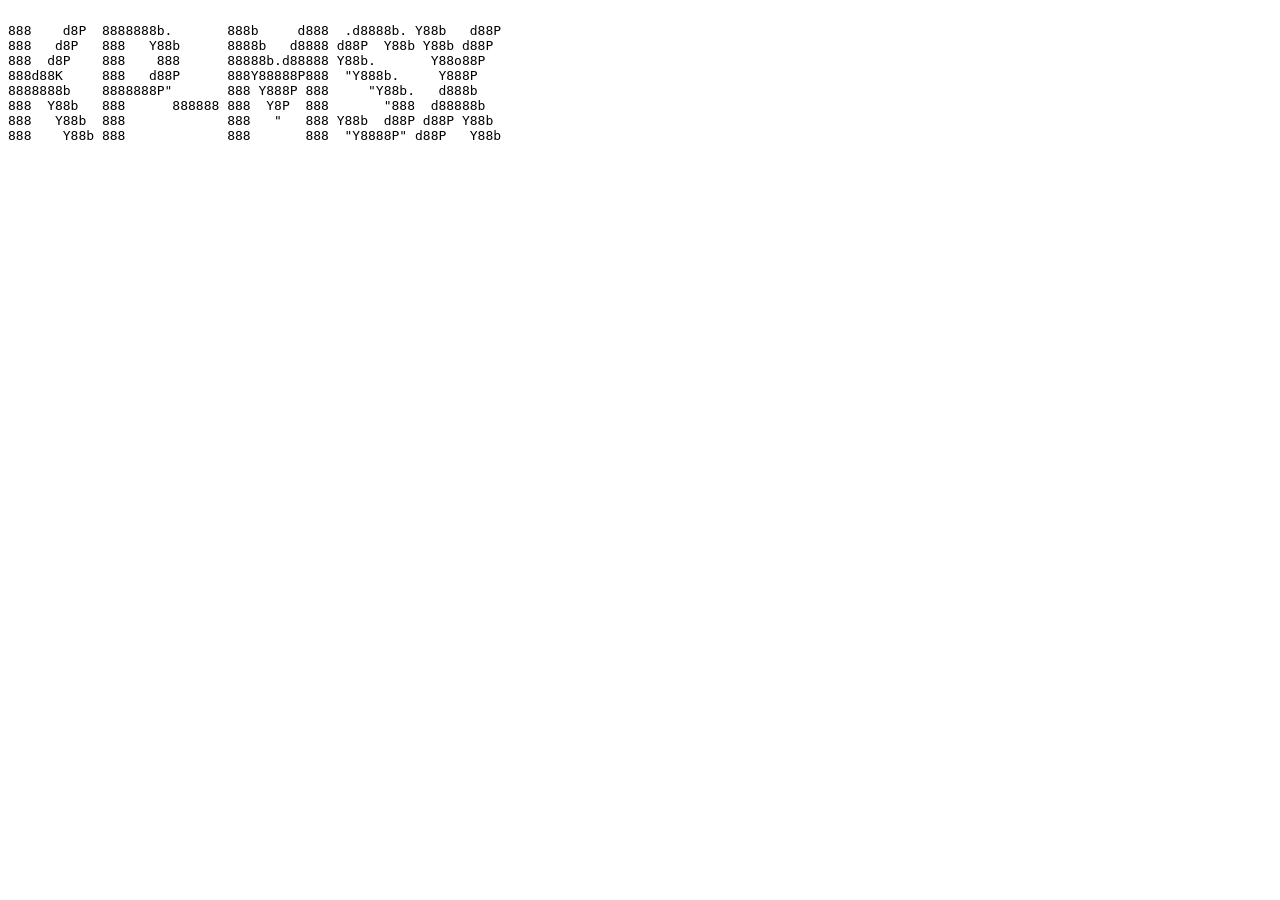
<file: pages/index.html>
<html>
<head>
    <title>KP-MSX</title>
    <link rel="preconnect" href="https://fonts.googleapis.com">
    <link rel="preconnect" href="https://fonts.gstatic.com" crossorigin>
    <link href="https://fonts.googleapis.com/css2?family=Roboto:ital,wght@0,100;0,300;0,400;0,500;0,700;0,900;1,100;1,300;1,400;1,500;1,700;1,900&display=swap" rel="stylesheet">
    <style>
        .roboto {
          font-family: "Roboto", serif;
        }
    </style>
</head>
<body>
    <pre>

888    d8P  8888888b.       888b     d888  .d8888b. Y88b   d88P
888   d8P   888   Y88b      8888b   d8888 d88P  Y88b Y88b d88P
888  d8P    888    888      88888b.d88888 Y88b.       Y88o88P
888d88K     888   d88P      888Y88888P888  "Y888b.     Y888P
8888888b    8888888P"       888 Y888P 888     "Y88b.   d888b
888  Y88b   888      888888 888  Y8P  888       "888  d88888b
888   Y88b  888             888   "   888 Y88b  d88P d88P Y88b
888    Y88b 888             888       888  "Y8888P" d88P   Y88b



    </pre>
    <script>
        var host = window.location.host;
        document.getElementById('host').innerText = host;
        if (host.includes('onrender.com')) document.getElementById('render').style = '';
    </script>
</body>
</html>
</file>
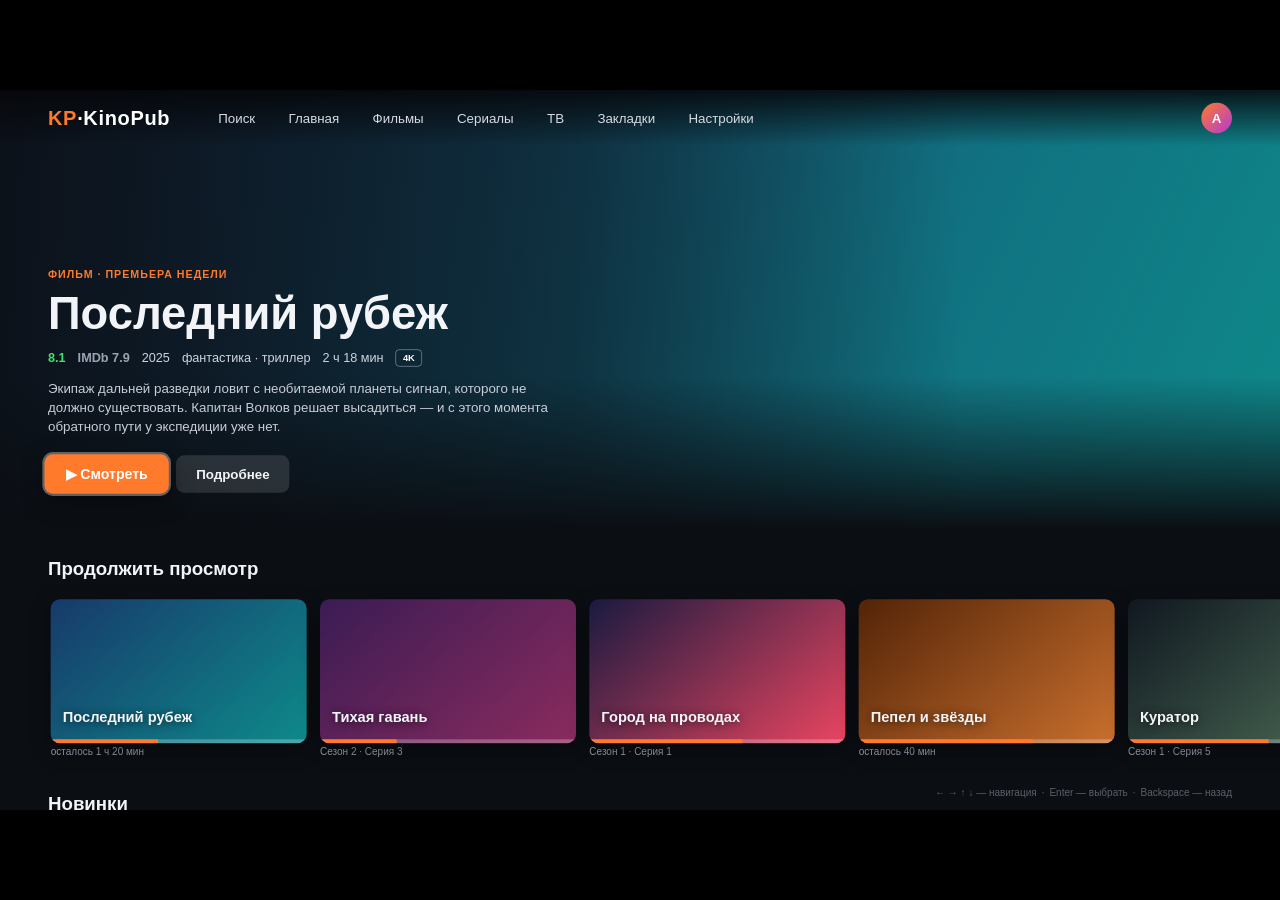
<file: preview/index.html>
<!DOCTYPE html>
<html lang="ru">
<head>
<meta charset="utf-8">
<meta name="viewport" content="width=device-width, initial-scale=1">
<!--
  ==========================================================================
  KP-MSX · KinoPub TV — ПРОТОТИП ДИЗАЙНА (design mockup)
  ==========================================================================
  Это статический интерактивный макет будущего ТВ-клиента онлайн-кинотеатра
  KinoPub. Бэкенда нет: все данные вымышленные и зашиты в app.js, постеры и
  бэкдропы нарисованы CSS-градиентами. Цель — показать компоновку и стиль
  интерфейса на Smart TV (холст 1920×1080, масштабируется под окно).

  Управление (как с пульта):
    ← → ↑ ↓   — навигация по элементам
    Enter     — OK / выбрать
    Backspace или Esc — назад
  Мышь: наведение = фокус, клик = OK.

  Экраны: Главная (hero + рельсы) → Карточка контента → Плеер.
  Запуск: python3 -m http.server  в этой директории.
  ==========================================================================
-->
<title>KinoPub TV — прототип интерфейса</title>
<link rel="stylesheet" href="style.css">
</head>
<body>
<div id="stage">

  <!-- Экран: Главная -->
  <section id="screen-home" class="screen">
    <div id="home-scroll">
      <div id="home-content" class="scroll-content"></div>
    </div>
    <header id="topnav"></header>
    <footer id="hint">← → ↑ ↓ — навигация&ensp;·&ensp;Enter — выбрать&ensp;·&ensp;Backspace — назад</footer>
  </section>

  <!-- Экран: Карточка контента (заполняется из JS) -->
  <section id="screen-detail" class="screen hidden"></section>

  <!-- Экран: Плеер -->
  <section id="screen-player" class="screen hidden">
    <div id="player-video"></div>
    <div id="player-paused" class="hidden">▶</div>
    <div id="player-overlay">
      <div class="player-top">
        <div>
          <div id="pv-title"></div>
          <div id="pv-ep"></div>
        </div>
        <div class="player-top-hint">Backspace — назад</div>
      </div>
      <div class="player-bottom">
        <div class="player-progress">
          <div id="pp-track"><div id="pp-fill"></div></div>
          <div class="pp-times"><span id="pp-cur">0:00</span><span id="pp-total">0:00</span></div>
        </div>
        <div id="player-controls"></div>
      </div>
    </div>
    <div id="player-popup" class="hidden"></div>
  </section>

  <div id="toast" class="hidden"></div>
</div>
<script src="app.js"></script>
</body>
</html>
</file>
<file: preview/style.css>
/* ==========================================================================
   KP-MSX · KinoPub TV — прототип дизайна. Тёмная тема, холст 1920×1080.
   ========================================================================== */

* { margin: 0; padding: 0; box-sizing: border-box; }

:root {
  --bg: #0b0e13;
  --panel: #14181f;
  --text: #f2f4f8;
  --muted: #9aa3b2;
  --accent: #ff7a2b;
  --good: #3ee06f;
  --mid: #e8c547;
  --low: #8a8f98;
}

html, body {
  width: 100%; height: 100%;
  background: #000;
  overflow: hidden;
  font-family: -apple-system, 'Segoe UI', Roboto, 'Helvetica Neue', Arial, sans-serif;
  -webkit-font-smoothing: antialiased;
}

#stage {
  position: absolute; left: 50%; top: 50%;
  width: 1920px; height: 1080px;
  transform-origin: center center;
  background: var(--bg);
  color: var(--text);
  overflow: hidden;
  user-select: none;
}

.screen { position: absolute; inset: 0; animation: fade .25s ease; }
.hidden { display: none !important; }

@keyframes fade { from { opacity: 0; } to { opacity: 1; } }

/* ---------- Фокус ---------- */

.focusable { transition: transform .18s ease, box-shadow .18s ease, background .18s ease, color .18s ease; }

.card.focused {
  transform: scale(1.07);
  box-shadow: 0 0 0 3px #fff, 0 18px 50px rgba(0,0,0,.65);
  z-index: 5;
  border-radius: 14px;
}

.btn.focused {
  background: #fff; color: #0b0e13;
  transform: scale(1.06);
  box-shadow: 0 0 0 3px rgba(255,255,255,.35), 0 10px 30px rgba(0,0,0,.5);
}

.tab.focused { background: #fff; color: #0b0e13; }

.nav-item.focused { background: #fff; color: #0b0e13; }
.nav-avatar.focused { box-shadow: 0 0 0 3px #fff; transform: scale(1.12); }

.pbtn.focused {
  background: #fff; color: #0b0e13;
  transform: scale(1.08);
  box-shadow: 0 0 0 3px rgba(255,255,255,.35);
}

/* ---------- Верхняя навигация ---------- */

#topnav {
  position: absolute; top: 0; left: 0; right: 0; z-index: 20;
  height: 84px;
  display: flex; align-items: center; gap: 10px;
  padding: 0 72px;
  background: linear-gradient(180deg, rgba(5,6,9,.88), rgba(5,6,9,0));
}

.nav-logo {
  font-size: 30px; font-weight: 800; letter-spacing: 1px;
  color: #fff;
  margin-right: 42px;
}
.nav-logo b { color: var(--accent); }

.nav-item {
  font-size: 20px; color: #d6dae2;
  padding: 10px 20px;
  border-radius: 999px;
  cursor: pointer;
  white-space: nowrap;
}

.nav-spacer { flex: 1; }

.nav-avatar {
  width: 46px; height: 46px; border-radius: 50%;
  background: linear-gradient(135deg, #ff7a2b, #b23ad6);
  display: flex; align-items: center; justify-content: center;
  font-size: 20px; font-weight: 700; color: #fff;
  cursor: pointer;
}

#hint {
  position: absolute; right: 72px; bottom: 18px; z-index: 20;
  font-size: 15px; color: var(--muted); opacity: .55;
}

/* ---------- Скролл-контейнеры и рельсы ---------- */

#home-scroll, #detail-scroll { position: absolute; inset: 0; overflow: hidden; }

.scroll-content { position: absolute; inset: 0; transition: transform .3s ease; }

.rail { margin: 42px 0 0 72px; }
.rail h2 { font-size: 28px; font-weight: 700; margin-bottom: 18px; }

.track {
  position: relative;
  display: flex; gap: 20px;
  padding: 12px 72px 12px 4px;
  transition: transform .25s ease;
}

/* ---------- Карточки ---------- */

.card { cursor: pointer; flex: 0 0 auto; }

.poster-art {
  width: 220px; height: 320px;
  border-radius: 14px;
  position: relative;
  overflow: hidden;
  display: flex; align-items: flex-end;
  box-shadow: 0 10px 30px rgba(0,0,0,.4);
}

.poster-name {
  padding: 18px;
  font-size: 24px; font-weight: 800; line-height: 1.15;
  text-shadow: 0 2px 12px rgba(0,0,0,.6);
}

.badge4k {
  position: absolute; top: 12px; right: 12px;
  font-size: 13px; font-weight: 800;
  padding: 4px 9px; border-radius: 6px;
  background: rgba(0,0,0,.55); color: #ffd76a;
  border: 1px solid rgba(255,215,106,.5);
}

.card-title { margin-top: 12px; font-size: 19px; font-weight: 600; max-width: 220px; }
.card-sub { margin-top: 4px; font-size: 15px; color: var(--muted); }
.card-sub b { color: var(--good); font-weight: 700; }

/* «Продолжить просмотр» — широкие 16:9 */

.cw-art {
  width: 384px; height: 216px;
  border-radius: 14px;
  position: relative;
  overflow: hidden;
  display: flex; align-items: flex-end;
  box-shadow: 0 10px 30px rgba(0,0,0,.4);
}

.cw-name { padding: 16px 18px 26px; font-size: 22px; font-weight: 800; text-shadow: 0 2px 12px rgba(0,0,0,.65); }

.cw-progress {
  position: absolute; left: 0; right: 0; bottom: 0; height: 6px;
  background: rgba(255,255,255,.25);
}
.cw-progress i { display: block; height: 100%; background: var(--accent); }

.cw-play {
  position: absolute; top: 50%; left: 50%;
  transform: translate(-50%,-50%);
  width: 64px; height: 64px; border-radius: 50%;
  background: rgba(0,0,0,.45);
  border: 2px solid rgba(255,255,255,.8);
  display: flex; align-items: center; justify-content: center;
  font-size: 22px; padding-left: 4px;
  opacity: 0; transition: opacity .18s ease;
}
.card.focused .cw-play, .card:hover .cw-play { opacity: 1; }

/* Подборки — широкие карточки */

.col-art {
  width: 460px; height: 250px;
  border-radius: 16px;
  position: relative; overflow: hidden;
  display: flex; flex-direction: column; justify-content: flex-end;
  padding: 24px 28px;
  box-shadow: 0 10px 30px rgba(0,0,0,.4);
}
.col-name { font-size: 30px; font-weight: 800; line-height: 1.15; text-shadow: 0 2px 14px rgba(0,0,0,.6); }
.col-count { margin-top: 6px; font-size: 17px; color: rgba(255,255,255,.85); }

/* ---------- Hero ---------- */

.hero { position: relative; height: 660px; overflow: hidden; }

.hero-bg { position: absolute; inset: 0; }

.hero-fade {
  position: absolute; inset: 0;
  background:
    linear-gradient(90deg, rgba(11,14,19,.92) 0%, rgba(11,14,19,.55) 45%, rgba(11,14,19,0) 75%),
    linear-gradient(0deg, var(--bg) 0%, rgba(11,14,19,0) 35%);
}

.hero-info {
  position: absolute; left: 72px; bottom: 56px;
  width: 900px;
}

.hero-tag {
  display: inline-block;
  font-size: 16px; font-weight: 700; letter-spacing: 1.5px; text-transform: uppercase;
  color: var(--accent);
  margin-bottom: 14px;
}

.hero-info h1 { font-size: 68px; font-weight: 800; line-height: 1.05; }

.meta {
  display: flex; align-items: center; gap: 18px;
  margin-top: 18px;
  font-size: 19px; color: #cfd4dd;
}

.rate { font-weight: 800; }
.rate.kp.good { color: var(--good); }
.rate.kp.mid { color: var(--mid); }
.rate.kp.low { color: var(--low); }
.rate.imdb { color: var(--muted); font-weight: 600; }

.uhd {
  font-size: 14px; font-weight: 800;
  padding: 4px 10px; border-radius: 6px;
  border: 1px solid rgba(255,255,255,.5);
  color: #fff;
}

.hero-desc {
  margin-top: 18px;
  font-size: 20px; line-height: 1.45; color: #c8cdd6;
  max-width: 780px;
  display: -webkit-box; -webkit-line-clamp: 3; -webkit-box-orient: vertical; overflow: hidden;
}

.hero-btns { display: flex; gap: 16px; margin-top: 28px; }

/* ---------- Кнопки ---------- */

.btn {
  font: inherit;
  font-size: 20px; font-weight: 700;
  color: var(--text);
  background: rgba(255,255,255,.12);
  border: 0; border-radius: 12px;
  padding: 16px 30px;
  cursor: pointer;
  white-space: nowrap;
}

.btn.primary { background: #fff; color: #0b0e13; }
.btn.primary.focused { background: var(--accent); color: #fff; }
.btn.on { background: rgba(62,224,111,.18); color: var(--good); }

/* ---------- Детальная страница ---------- */

.detail-backdrop { position: absolute; inset: 0; }
.detail-fade {
  position: absolute; inset: 0;
  background:
    linear-gradient(90deg, rgba(11,14,19,.95) 0%, rgba(11,14,19,.75) 55%, rgba(11,14,19,.35) 100%),
    linear-gradient(0deg, var(--bg) 8%, rgba(11,14,19,.2) 60%);
}

.detail-back {
  position: relative;
  margin: 110px 0 0 72px;
  font-size: 17px; color: var(--muted);
}

.detail-main {
  position: relative;
  display: flex; gap: 48px;
  margin: 24px 72px 0;
}

.d-poster {
  flex: 0 0 auto;
  width: 300px; height: 440px;
  border-radius: 18px;
  display: flex; align-items: flex-end;
  box-shadow: 0 24px 70px rgba(0,0,0,.6);
  position: relative; overflow: hidden;
}
.d-poster .poster-name { font-size: 30px; padding: 24px; }

.d-info h1 { font-size: 56px; font-weight: 800; }
.d-btns { display: flex; gap: 14px; margin-top: 26px; }

.d-desc {
  margin-top: 24px;
  font-size: 19px; line-height: 1.5; color: #c8cdd6;
  max-width: 1000px;
}

.d-cast { margin-top: 20px; font-size: 17px; color: #c8cdd6; max-width: 1000px; }
.cast-label { color: var(--muted); margin-right: 10px; }
.actor {
  display: inline-block;
  margin: 4px 8px 4px 0;
  padding: 7px 16px;
  border-radius: 999px;
  background: rgba(255,255,255,.08);
}

.d-seasons { margin: 44px 72px 0; }
.tabs { display: flex; gap: 12px; margin-bottom: 6px; }

.tab {
  font-size: 19px; font-weight: 700;
  color: var(--muted);
  padding: 11px 24px;
  border-radius: 999px;
  background: rgba(255,255,255,.07);
  cursor: pointer;
}
.tab.active { background: rgba(255,255,255,.16); color: #fff; }

/* Карточка серии */

.ep-art {
  width: 320px; height: 180px;
  border-radius: 12px;
  position: relative; overflow: hidden;
  box-shadow: 0 8px 24px rgba(0,0,0,.4);
}
.ep-num {
  position: absolute; left: 16px; bottom: 10px;
  font-size: 44px; font-weight: 800;
  color: rgba(255,255,255,.9);
  text-shadow: 0 2px 10px rgba(0,0,0,.6);
}
.ep-done {
  position: absolute; top: 10px; right: 10px;
  width: 30px; height: 30px; border-radius: 50%;
  background: rgba(62,224,111,.9); color: #06270f;
  display: flex; align-items: center; justify-content: center;
  font-size: 16px; font-weight: 800;
}
.ep .card-title { max-width: 320px; font-size: 18px; }

.rail.similar { margin-bottom: 80px; }

/* ---------- Плеер ---------- */

#screen-player { background: #000; }

#player-video {
  position: absolute; inset: 0;
  display: flex; align-items: center; justify-content: center;
}
#player-video::after {
  content: '';
  position: absolute; inset: 0;
  background: radial-gradient(ellipse at center, rgba(0,0,0,0) 30%, rgba(0,0,0,.55) 100%);
}

#player-paused {
  position: absolute; top: 50%; left: 50%;
  transform: translate(-50%,-50%);
  width: 120px; height: 120px; border-radius: 50%;
  background: rgba(0,0,0,.5);
  border: 3px solid rgba(255,255,255,.9);
  display: flex; align-items: center; justify-content: center;
  font-size: 42px; padding-left: 8px;
  z-index: 5;
}

#player-overlay {
  position: absolute; inset: 0; z-index: 10;
  display: flex; flex-direction: column; justify-content: space-between;
  opacity: 0; transition: opacity .3s ease;
  pointer-events: none;
}
#player-overlay.visible { opacity: 1; pointer-events: auto; }

.player-top {
  display: flex; justify-content: space-between; align-items: flex-start;
  padding: 48px 72px 90px;
  background: linear-gradient(180deg, rgba(0,0,0,.75), rgba(0,0,0,0));
}
#pv-title { font-size: 34px; font-weight: 800; }
#pv-ep { margin-top: 6px; font-size: 19px; color: #cfd4dd; }
.player-top-hint { font-size: 16px; color: var(--muted); }

.player-bottom {
  padding: 90px 72px 44px;
  background: linear-gradient(0deg, rgba(0,0,0,.8), rgba(0,0,0,0));
}

#pp-track {
  height: 7px; border-radius: 4px;
  background: rgba(255,255,255,.25);
  overflow: hidden;
}
#pp-fill { height: 100%; width: 0; background: var(--accent); border-radius: 4px; transition: width .5s linear; }

.pp-times {
  display: flex; justify-content: space-between;
  margin-top: 8px;
  font-size: 16px; color: #cfd4dd;
  font-variant-numeric: tabular-nums;
}

#player-controls { display: flex; gap: 14px; margin-top: 22px; justify-content: center; }

.pbtn {
  font: inherit;
  font-size: 18px; font-weight: 600;
  color: var(--text);
  background: rgba(22,25,32,.85);
  border: 1px solid rgba(255,255,255,.12);
  border-radius: 12px;
  padding: 14px 22px;
  cursor: pointer;
  white-space: nowrap;
}

/* Попап выбора (аудио / субтитры / качество) */

#player-popup {
  position: absolute; right: 72px; bottom: 190px; z-index: 30;
  width: 360px;
  background: rgba(16,18,24,.97);
  border: 1px solid rgba(255,255,255,.12);
  border-radius: 16px;
  padding: 14px;
  box-shadow: 0 24px 70px rgba(0,0,0,.7);
}

.popup-title {
  font-size: 16px; font-weight: 700; letter-spacing: .5px;
  color: var(--muted);
  padding: 8px 14px 12px;
  text-transform: uppercase;
}

.popup-item {
  font-size: 20px;
  padding: 13px 16px;
  border-radius: 10px;
  cursor: pointer;
  transition: background .12s ease;
}
.popup-item.cur { background: rgba(255,255,255,.14); }
.popup-item.sel { color: var(--accent); font-weight: 700; }

/* ---------- Тост ---------- */

#toast {
  position: absolute; left: 50%; bottom: 60px;
  transform: translateX(-50%);
  z-index: 100;
  background: rgba(22,25,32,.95);
  border: 1px solid rgba(255,255,255,.15);
  border-radius: 12px;
  padding: 16px 28px;
  font-size: 19px;
  box-shadow: 0 16px 50px rgba(0,0,0,.6);
  animation: fade .2s ease;
}
</file>
